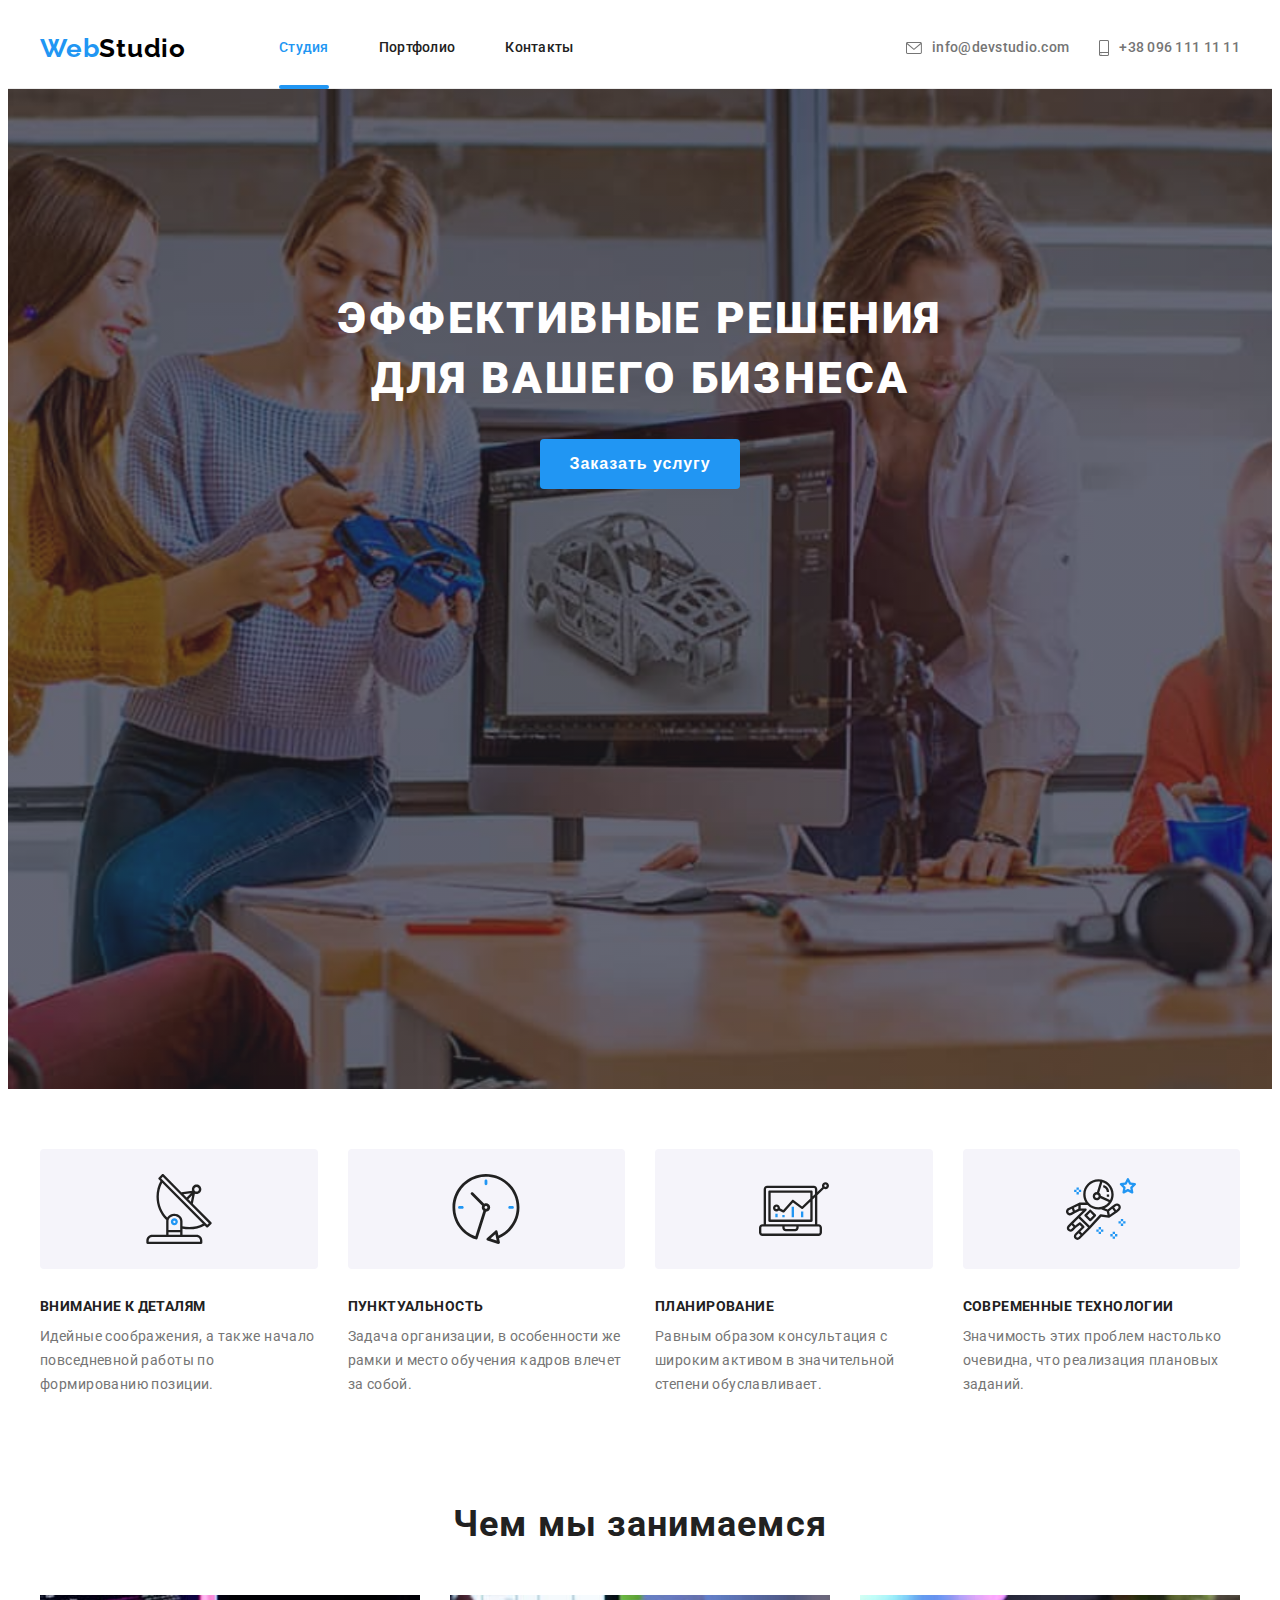
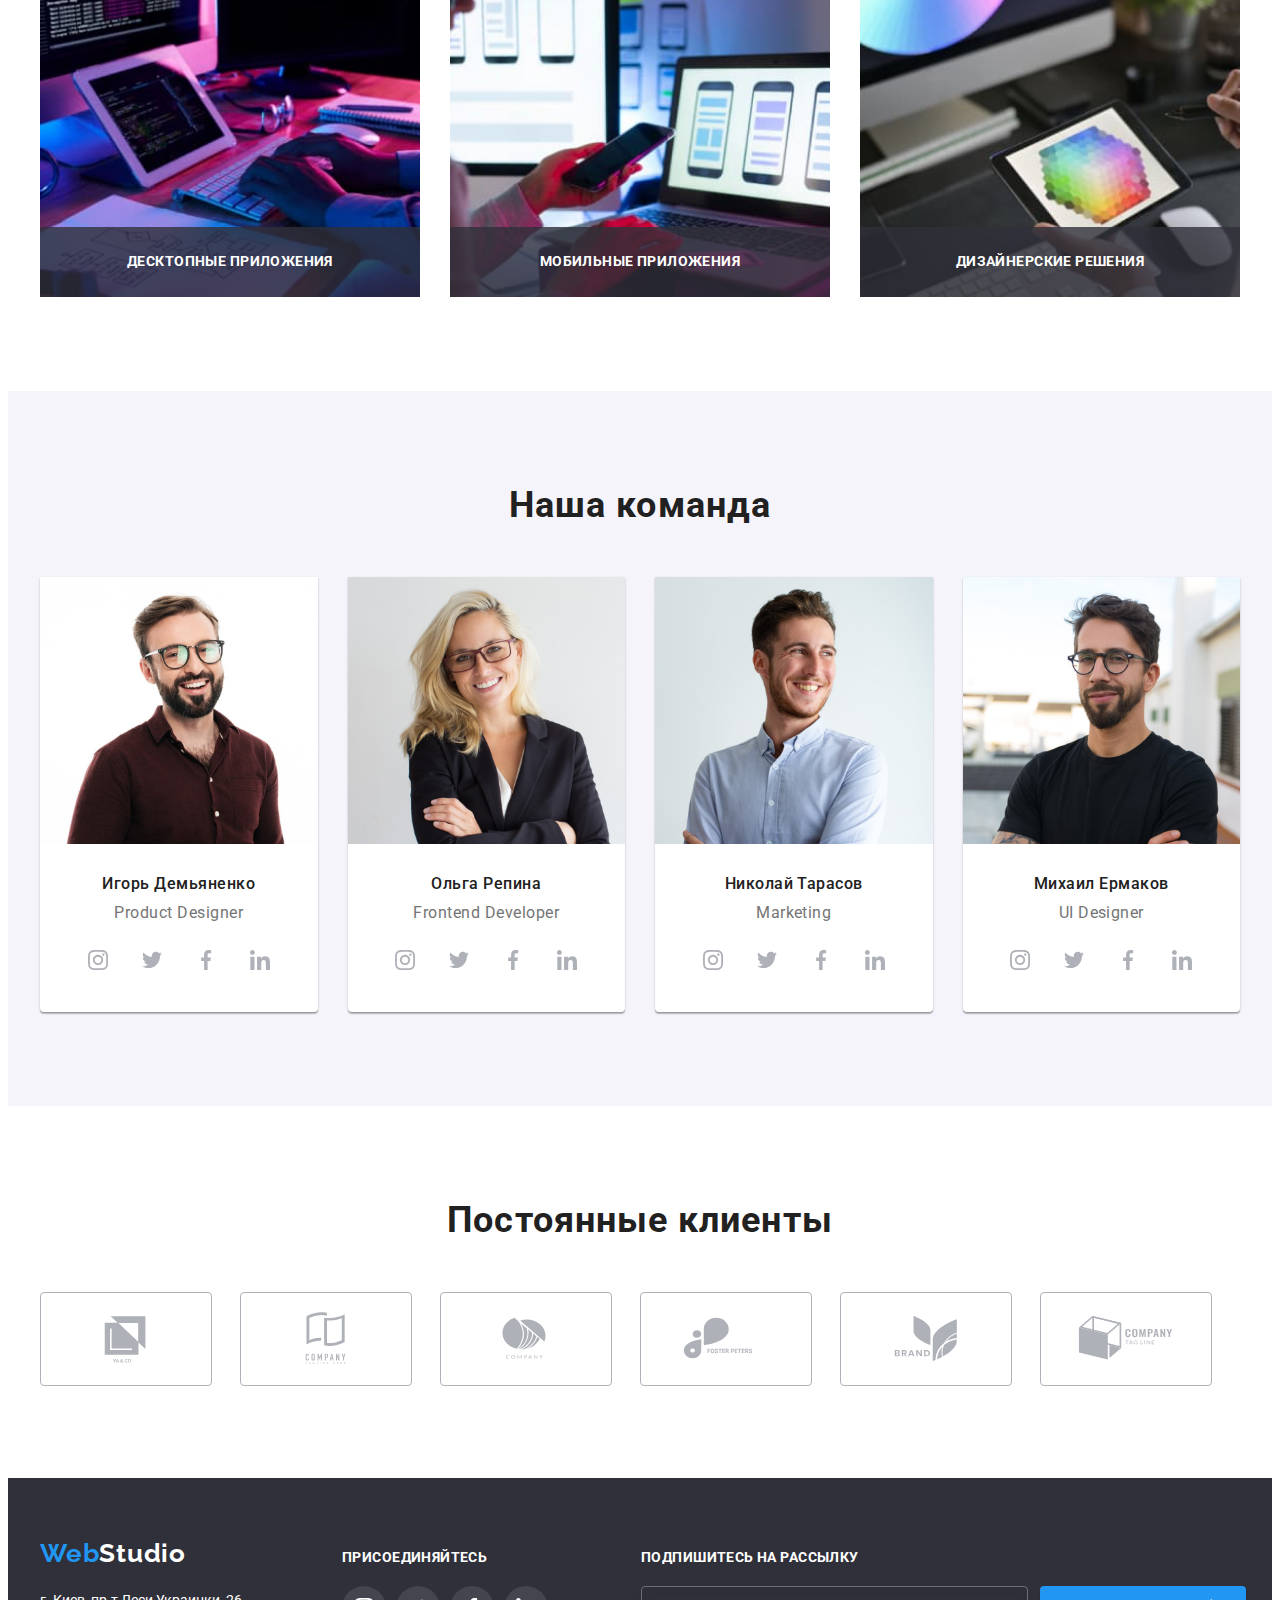
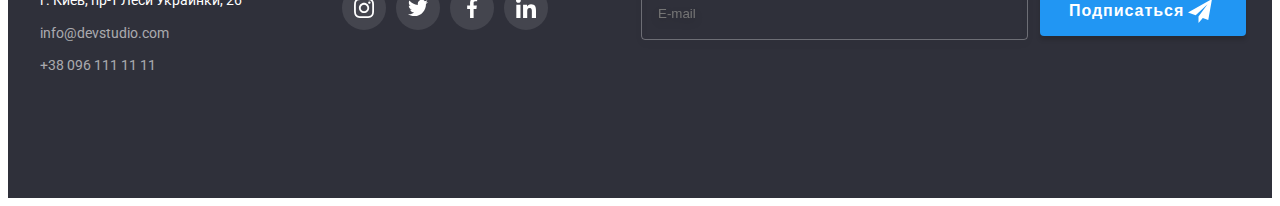
<file: index.html>
<!DOCTYPE html>
<html lang="ru">
  <head>
    <meta charset="UTF-8" />
    <meta http-equiv="X-UA-Compatible" content="IE=edge" />
    <meta name="viewport" content="width=device-width, initial-scale=1.0" />
    <link rel="preconnect" href="https://fonts.googleapis.com" />
    <link rel="preconnect" href="https://fonts.gstatic.com" crossorigin />
    <link
      href="https://fonts.googleapis.com/css2?family=Raleway:wght@700&family=Roboto:wght@400;500;700;900&display=swap"
      rel="stylesheet"
    />
    <title>WebStudio</title>
    <link
      rel="stylesheet"
      href="https://cdnjs.cloudflare.com/ajax/libs/modern-normalize/1.1.0/modern-normalize.min.css"
      integrity="sha512-wpPYUAdjBVSE4KJnH1VR1HeZfpl1ub8YT/NKx4PuQ5NmX2tKuGu6U/JRp5y+Y8XG2tV+wKQpNHVUX03MfMFn9Q=="
      crossorigin="anonymous"
      referrerpolicy="no-referrer"
    />
    <link rel="stylesheet" href="./css/main.min.css" />
  </head>

  <body>
    <header class="header">
      <div class="container header__container">
        <a class="logo header__logo link" href="./">Web<span class="logo__dark">Studio</span></a>
        <nav class="nav">
          <ul class="nav__list list">
            <li class="nav__item"><a class="nav__link nav__link--current link" href="./">Студия</a></li>
            <li class="nav__item"><a class="nav__link link" href="./portfolio.html">Портфолио</a></li>
            <li class="nav__item"><a class="nav__link link" href="">Контакты</a></li>
          </ul>
        </nav>

        <ul class="header__contact list">
          <li class="header__contact-item">
            <a class="header__contact-link link" href="mailto:info@devstudio.com">
              <svg class="header__contact-icon" width="16" height="14">
                <use href="./images/icons.svg#icon-envelope"></use>
              </svg>
              info@devstudio.com
            </a>
          </li>
          <li class="header__contact-item">
            <a class="header__contact-link link" href="tel:+380961111111">
              <svg class="header__contact-icon" width="10" height="16">
                <use href="./images/icons.svg#icon-smartphone"></use>
              </svg>
              +38 096 111 11 11
            </a>
          </li>
        </ul>

        <button class="mob__open-btn" type="button">
          <svg class="mob__icon" width="40" height="40">
            <use href="./images/icons.svg#icon-m-menu-open"></use>
          </svg>
        </button>
      </div>

      <div class="mob-menu is-hidden">
        <button class="mob__close-btn" type="button">
          <svg class="mob__close-icon" width="40" height="40">
            <use href="./images/icons.svg#icon-m-menu-close"></use>
          </svg>
        </button>

        <ul class="mob-menu__list list">
          <li class="mob-menu__item"><a class="mob-menu__link mob__link--current link" href="./">Студия</a></li>
          <li class="mob-menu__item"><a class="mob-menu__link link" href="./portfolio.html">Портфолио</a></li>
          <li class="mob-menu__item"><a class="mob-menu__link link" href="">Контакты</a></li>
        </ul>

        <div class="mob-memu__wrap">
          <ul class="mob-menu__contact-list list">
            <li class="mob-menu__contact-item">
              <a class="mob-menu__contact-phone link" href="tel:+380961111111"> +38 096 111 11 11 </a>
            </li>
            <li class="mob-menu__contact-item">
              <a class="mob-menu__contact-mail link" href="mailto:info@devstudio.com"> info@devstudio.com </a>
            </li>
          </ul>

          <ul class="mob-menu__soc-list list">
            <li class="mob-menu__soc-item">
              <a class="mob-menu__soc-link link" href="" target="_blank" rel="noopener noreferrer nofollow"
                >Instagram</a
              >
            </li>
            <li class="mob-menu__soc-item">
              <a class="mob-menu__soc-link link" href="" target="_blank" rel="noopener noreferrer nofollow">Twitter</a>
            </li>
            <li class="mob-menu__soc-item">
              <a class="mob-menu__soc-link link" href="" target="_blank" rel="noopener noreferrer nofollow">Facebook</a>
            </li>
            <li class="mob-menu__soc-item">
              <a class="mob-menu__soc-link link" href="" target="_blank" rel="noopener noreferrer nofollow">LinkedIn</a>
            </li>
          </ul>
        </div>
      </div>
    </header>

    <main>
      <section class="hero">
        <div class="container">
          <h1 class="hero__title">Эффективные решения для вашего бизнеса</h1>
          <button class="hero__button" type="button" data-modal-open>Заказать услугу</button>
        </div>
      </section>

      <section class="benefits">
        <div class="container">
          <h2 class="visually-hidden">Преимущества</h2>
          <ul class="behefits__list list">
            <li class="benefits__item net">
              <div class="benefits__wrapper">
                <svg width="70" height="70">
                  <use href="./images/icons.svg#icon-antenna"></use>
                </svg>
              </div>

              <h3 class="benefits__title">Внимание к деталям</h3>
              <p class="benefits__text">
                Идейные соображения, а также начало повседневной работы по формированию позиции.
              </p>
            </li>
            <li class="benefits__item net">
              <div class="benefits__wrapper">
                <svg width="70" height="70">
                  <use href="./images/icons.svg#icon-clock"></use>
                </svg>
              </div>

              <h3 class="benefits__title">Пунктуальность</h3>
              <p class="benefits__text">
                Задача организации, в особенности же рамки и место обучения кадров влечет за собой.
              </p>
            </li>
            <li class="benefits__item net">
              <div class="benefits__wrapper">
                <svg width="70" height="70">
                  <use href="./images/icons.svg#icon-diagram"></use>
                </svg>
              </div>

              <h3 class="benefits__title">Планирование</h3>
              <p class="benefits__text">
                Равным образом консультация с широким активом в значительной степени обуславливает.
              </p>
            </li>
            <li class="benefits__item net">
              <div class="benefits__wrapper">
                <svg width="70" height="70">
                  <use href="./images/icons.svg#icon-astronaut"></use>
                </svg>
              </div>

              <h3 class="benefits__title">Современные технологии</h3>
              <p class="benefits__text">Значимость этих проблем настолько очевидна, что реализация плановых заданий.</p>
            </li>
          </ul>
        </div>
      </section>

      <section class="work">
        <div class="container">
          <h2 class="section-title">Чем мы занимаемся</h2>
          <ul class="work__list list">
            <li class="work__item net">
              <img
                srcset="./images/studio/development.jpg 1x, ./images/studio/development-2x.jpg 2x"
                src="./images/studio/development.jpg"
                alt="Разработка"
                width="370"
                height="294"
              />
              <div class="work__wrapper">
                <h3 class="work__description">Десктопные приложения</h3>
              </div>
            </li>
            <li class="work__item net">
              <img
                srcset="./images/studio/mobile.jpg 1x, ./images/studio/mobile-2x.jpg 2x"
                src="./images/studio/mobile.jpg"
                alt="Дизайн пользовательского интерфейса"
                width="370"
                height="294"
              />
              <div class="work__wrapper">
                <h3 class="work__description">Мобильные приложения</h3>
              </div>
            </li>
            <li class="work__item net">
              <img
                srcset="./images/studio/design.jpg 1x, ./images/studio/desing-2x.jpg 2x"
                src="./images/studio/design.jpg"
                alt="Дизайн"
                width="370"
                height="294"
              />
              <div class="work__wrapper">
                <h3 class="work__description">Дизайнерские решения</h3>
              </div>
            </li>
          </ul>
        </div>
      </section>

      <section class="team">
        <div class="container">
          <h2 class="section-title">Наша команда</h2>
          <ul class="team__list list">
            <li class="team__item net">
              <picture>
                <source
                  srcset="./images/studio/product-designer.jpg 1x, ./images/studio/product-designer-2x.jpg 2x"
                  media="(min-width: 1200px)"
                />
                <source
                  srcset="./images/studio/product-designer-tab.jpg 1x, ./images/studio/product-designer-tab-2x.jpg 2x"
                  media="(min-width: 768px)"
                />
                <source
                  srcset="./images/studio/product-designer-mob.jpg 1x, ./images/studio/product-designer-mob-2x.jpg 2x"
                  media="(min-width: 320px)"
                />
                <img class="img" src="./images/studio/product-designer.jpg" alt="Дизайнер подукта" />
              </picture>
              <div class="team__info">
                <h3 class="team__name">Игорь Демьяненко</h3>
                <p class="team__text" lang="en">Product Designer</p>
                <ul class="team__soc-list list">
                  <li class="team__soc-item">
                    <a class="team__soc-link link" href="" rel="noopener noreferrer nofollow">
                      <svg class="team__soc-icon" width="20" height="20">
                        <use href="./images/icons.svg#icon-instagram"></use>
                      </svg>
                    </a>
                  </li>
                  <li class="team__soc-item">
                    <a class="team__soc-link link" href="" rel="noopener noreferrer nofollow">
                      <svg class="team__soc-icon" width="20" height="20">
                        <use href="./images/icons.svg#icon-twitter"></use>
                      </svg>
                    </a>
                  </li>
                  <li class="team__soc-item">
                    <a class="team__soc-link link" href="" rel="noopener noreferrer nofollow">
                      <svg class="team__soc-icon" width="20" height="20">
                        <use href="./images/icons.svg#icon-facebook"></use>
                      </svg>
                    </a>
                  </li>
                  <li class="team__soc-item">
                    <a class="team__soc-link link" href="" rel="noopener noreferrer nofollow">
                      <svg class="team__soc-icon" width="20" height="20">
                        <use href="./images/icons.svg#icon-linkedin"></use>
                      </svg>
                    </a>
                  </li>
                </ul>
              </div>
            </li>
            <li class="team__item net">
              <picture>
                <source
                  srcset="./images/studio/frontend-developer.jpg 1x, ./images/studio/frontend-developer-2x.jpg 2x"
                  media="(min-width: 1200px)"
                />
                <source
                  srcset="
                    ./images/studio/frontend-developer-tab.jpg    1x,
                    ./images/studio/frontend-developer-tab-2x.jpg 2x
                  "
                  media="(min-width: 768px)"
                />
                <source
                  srcset="
                    ./images/studio/frontend-developer-mob.jpg    1x,
                    ./images/studio/frontend-developer-mob-2x.jpg 2x
                  "
                  media="(min-width: 320px)"
                />
                <img class="img" src="./images/studio/frontend-developer.jpg" alt="Фронтенд разработчица" />
              </picture>
              <div class="team__info">
                <h3 class="team__name">Ольга Репина</h3>
                <p class="team__text" lang="en">Frontend Developer</p>
                <ul class="team__soc-list list">
                  <li class="team__soc-item">
                    <a class="team__soc-link link" href="" rel="noopener noreferrer nofollow">
                      <svg class="team__soc-icon" width="20" height="20">
                        <use href="./images/icons.svg#icon-instagram"></use>
                      </svg>
                    </a>
                  </li>
                  <li class="team__soc-item">
                    <a class="team__soc-link link" href="" rel="noopener noreferrer nofollow">
                      <svg class="team__soc-icon" width="20" height="20">
                        <use href="./images/icons.svg#icon-twitter"></use>
                      </svg>
                    </a>
                  </li>
                  <li class="team__soc-item">
                    <a class="team__soc-link link" href="" rel="noopener noreferrer nofollow">
                      <svg class="team__soc-icon" width="20" height="20">
                        <use href="./images/icons.svg#icon-facebook"></use>
                      </svg>
                    </a>
                  </li>
                  <li class="team__soc-item">
                    <a class="team__soc-link link" href="" rel="noopener noreferrer nofollow">
                      <svg class="team__soc-icon" width="20" height="20">
                        <use href="./images/icons.svg#icon-linkedin"></use>
                      </svg>
                    </a>
                  </li>
                </ul>
              </div>
            </li>
            <li class="team__item net">
              <picture>
                <source
                  srcset="./images/studio/marketer.jpg 1x, ./images/studio/marketer-2x.jpg 2x"
                  media="(min-width: 1200px)"
                />
                <source
                  srcset="./images/studio/marketer-tab.jpg 1x, ./images/studio/marketer-tab-2x.jpg 2x"
                  media="(min-width: 768px)"
                />
                <source
                  srcset="./images/studio/marketer-mob.jpg 1x, ./images/studio/marketer-mob-2x.jpg 2x"
                  media="(min-width: 320px)"
                />
                <img class="img" src="./images/studio/marketer.jpg" alt="Маркетолог" />
              </picture>
              <div class="team__info">
                <h3 class="team__name">Николай Тарасов</h3>
                <p class="team__text" lang="en">Marketing</p>
                <ul class="team__soc-list list">
                  <li class="team__soc-item">
                    <a class="team__soc-link link" href="" rel="noopener noreferrer nofollow">
                      <svg class="team__soc-icon" width="20" height="20">
                        <use href="./images/icons.svg#icon-instagram"></use>
                      </svg>
                    </a>
                  </li>
                  <li class="team__soc-item">
                    <a class="team__soc-link link" href="" rel="noopener noreferrer nofollow">
                      <svg class="team__soc-icon" width="20" height="20">
                        <use href="./images/icons.svg#icon-twitter"></use>
                      </svg>
                    </a>
                  </li>
                  <li class="team__soc-item">
                    <a class="team__soc-link link" href="" rel="noopener noreferrer nofollow">
                      <svg class="team__soc-icon" width="20" height="20">
                        <use href="./images/icons.svg#icon-facebook"></use>
                      </svg>
                    </a>
                  </li>
                  <li class="team__soc-item">
                    <a class="team__soc-link link" href="" rel="noopener noreferrer nofollow">
                      <svg class="team__soc-icon" width="20" height="20">
                        <use href="./images/icons.svg#icon-linkedin"></use>
                      </svg>
                    </a>
                  </li>
                </ul>
              </div>
            </li>
            <li class="team__item net">
              <picture>
                <source
                  srcset="./images/studio/ui-designer.jpg 1x, ./images/studio/ui-designer-2x.jpg 2x"
                  media="(min-width: 1200px)"
                />
                <source
                  srcset="./images/studio/ui-designer-tab.jpg 1x, ./images/studio/ui-designer-tab-2x.jpg 2x"
                  media="(min-width: 768px)"
                />
                <source
                  srcset="./images/studio/ui-designer-mob.jpg 1x, ./images/studio/ui-designer-mob-2x.jpg 2x"
                  media="(min-width: 320px)"
                />
                <img class="img" src="./images/studio/ui-designer.jpg" alt="Дизайнер пользовательского интерфейса" />
              </picture>
              <div class="team__info">
                <h3 class="team__name">Михаил Ермаков</h3>
                <p class="team__text" lang="en">UI Designer</p>
                <ul class="team__soc-list list">
                  <li class="team__soc-item">
                    <a class="team__soc-link link" href="" rel="noopener noreferrer nofollow">
                      <svg class="team__soc-icon" width="20" height="20">
                        <use href="./images/icons.svg#icon-instagram"></use>
                      </svg>
                    </a>
                  </li>
                  <li class="team__soc-item">
                    <a class="team__soc-link link" href="" rel="noopener noreferrer nofollow">
                      <svg class="team__soc-icon" width="20" height="20">
                        <use href="./images/icons.svg#icon-twitter"></use>
                      </svg>
                    </a>
                  </li>
                  <li class="team__soc-item">
                    <a class="team__soc-link link" href="" rel="noopener noreferrer nofollow">
                      <svg class="team__soc-icon" width="20" height="20">
                        <use href="./images/icons.svg#icon-facebook"></use>
                      </svg>
                    </a>
                  </li>
                  <li class="team__soc-item">
                    <a class="team__soc-link link" href="" rel="noopener noreferrer nofollow">
                      <svg class="team__soc-icon" width="20" height="20">
                        <use href="./images/icons.svg#icon-linkedin"></use>
                      </svg>
                    </a>
                  </li>
                </ul>
              </div>
            </li>
          </ul>
        </div>
      </section>

      <section class="clients">
        <div class="container">
          <h2 class="section-title">Постоянные клиенты</h2>

          <ul class="clients__list list">
            <li class="client__item net">
              <a class="client__link" href="" rel="noopener noreferrer nofollow">
                <svg class="client__icon" width="106" height="60">
                  <use href="./images/icons.svg#icon-logo-1"></use>
                </svg>
              </a>
            </li>
            <li class="client__item net">
              <a class="client__link" href="" rel="noopener noreferrer nofollow">
                <svg class="client__icon" width="106" height="60">
                  <use href="./images/icons.svg#icon-logo-2"></use>
                </svg>
              </a>
            </li>
            <li class="client__item net">
              <a class="client__link" href="" rel="noopener noreferrer nofollow">
                <svg class="client__icon" width="106" height="60">
                  <use href="./images/icons.svg#icon-logo-3"></use>
                </svg>
              </a>
            </li>
            <li class="client__item net">
              <a class="client__link" href="" rel="noopener noreferrer nofollow">
                <svg class="client__icon" width="106" height="60">
                  <use href="./images/icons.svg#icon-logo-4"></use>
                </svg>
              </a>
            </li>
            <li class="client__item net">
              <a class="client__link" href="" rel="noopener noreferrer nofollow">
                <svg class="client__icon" width="106" height="60">
                  <use href="./images/icons.svg#icon-logo-5"></use>
                </svg>
              </a>
            </li>
            <li class="client__item net">
              <a class="client__link" href="" rel="noopener noreferrer nofollow">
                <svg class="client__icon" width="106" height="60">
                  <use href="./images/icons.svg#icon-logo-6"></use>
                </svg>
              </a>
            </li>
          </ul>
        </div>
      </section>
    </main>

    <footer class="footer">
      <div class="footer__container container">
        <div class="footer__tablet-wrap">
          <div class="footer__nav">
            <a class="logo link" href="./">Web<span class="logo__white">Studio</span></a>
            <address class="address">г. Киев, пр-т Леси Украинки, 26</address>
            <ul class="footer__list list">
              <li class="footer__item">
                <a class="footer__contact link" href="mailto:info@devstudio.com">info@devstudio.com</a>
              </li>
              <li class="footer__item">
                <a class="footer__contact link" href="tel:+380961111111">+38 096 111 11 11</a>
              </li>
            </ul>
          </div>

          <div class="footer__soc">
            <h2 class="footer__soc-title">присоединяйтесь</h2>
            <ul class="footer__soc-list list">
              <li class="footer__soc-item">
                <a class="footer__soc-link link" href="" rel="noopener noreferrer nofollow">
                  <svg class="footer__soc-icon" width="20" height="20">
                    <use href="./images/icons.svg#icon-instagram"></use>
                  </svg>
                </a>
              </li>
              <li class="footer__soc-item">
                <a class="footer__soc-link link" href="" rel="noopener noreferrer nofollow">
                  <svg class="footer__soc-icon" width="20" height="20">
                    <use href="./images/icons.svg#icon-twitter"></use>
                  </svg>
                </a>
              </li>
              <li class="footer__soc-item">
                <a class="footer__soc-link link" href="" rel="noopener noreferrer nofollow">
                  <svg class="footer__soc-icon" width="20" height="20">
                    <use href="./images/icons.svg#icon-facebook"></use>
                  </svg>
                </a>
              </li>
              <li class="footer__soc-item">
                <a class="footer__soc-link link" href="" rel="noopener noreferrer nofollow">
                  <svg class="footer__soc-icon" width="20" height="20">
                    <use href="./images/icons.svg#icon-linkedin"></use>
                  </svg>
                </a>
              </li>
            </ul>
          </div>
        </div>

        <form class="footer__email">
          <h2 class="footer__email-title">Подпишитесь на рассылку</h2>
          <div class="footer__email-wrap">
            <input
              class="footer__email-input"
              type="email"
              name="subscribe-email"
              id="subscribe-email"
              placeholder="E-mail"
            />
            <div class="footer__button-box">
              <button class="footer__email-button" type="submit">
                Подписаться
                <svg class="footer__email-icon" width="24" height="24">
                  <use href="./images/icons.svg#icon-send"></use>
                </svg>
              </button>
            </div>
          </div>
        </form>
      </div>
    </footer>

    <div class="backdrop is-hidden" data-modal>
      <div class="modal">
        <button class="modal__btn-close" type="button" data-modal-close>
          <svg width="18" height="18">
            <use href="./images/icons.svg#icon-close-black"></use>
          </svg>
        </button>

        <p class="modal__title">Оставьте свои данные, мы вам перезвоним</p>
        <form>
          <div class="modal__field">
            <label class="modal__label" for="name">Имя</label>
            <div class="input__wrap">
              <input class="modal__input" type="text" name="name" id="name" required />
              <svg class="input__icon" width="18" height="18">
                <use href="./images/icons.svg#icon-person"></use>
              </svg>
            </div>
          </div>

          <div class="modal__field">
            <label class="modal__label" for="tel">Телефон</label>
            <div class="input__wrap">
              <input class="modal__input" type="tel" name="tel" id="tel" required />
              <svg class="input__icon" width="18" height="18">
                <use href="./images/icons.svg#icon-phone"></use>
              </svg>
            </div>
          </div>

          <div class="modal__field">
            <label class="modal__label" for="email">Почта</label>
            <div class="input__wrap">
              <input class="modal__input" type="email" name="email" id="email" required />
              <svg class="input__icon" width="18" height="18">
                <use href="./images/icons.svg#icon-email"></use>
              </svg>
            </div>
          </div>

          <div class="modal__label-field">
            <label class="modal__label" for="comment">Комментарий</label>
            <textarea class="modal__area" name="comment" id="comment" placeholder="Введите текст"></textarea>
          </div>

          <div class="modal__check-wrap">
            <input class="modal__check visually-hidden" type="checkbox" name="privacy" id="privacy" />
            <label class="modal__check-text" for="privacy">
              <span class="modal__checkbox">
                <svg class="modal__check-icon" width="11" height="8">
                  <use href="./images/icons.svg#icon-check"></use>
                </svg> </span
              >Соглашаюсь с рассылкой и принимаю&nbsp;<a class="modal__check-link" href="">Условия договора</a>
            </label>
          </div>

          <button class="modal__btn" type="submit">Отправить</button>
        </form>
      </div>
    </div>

    <script src="./js/modal.js"></script>
    <script src="./js/mobile-menu.js"></script>
  </body>
</html>
</file>
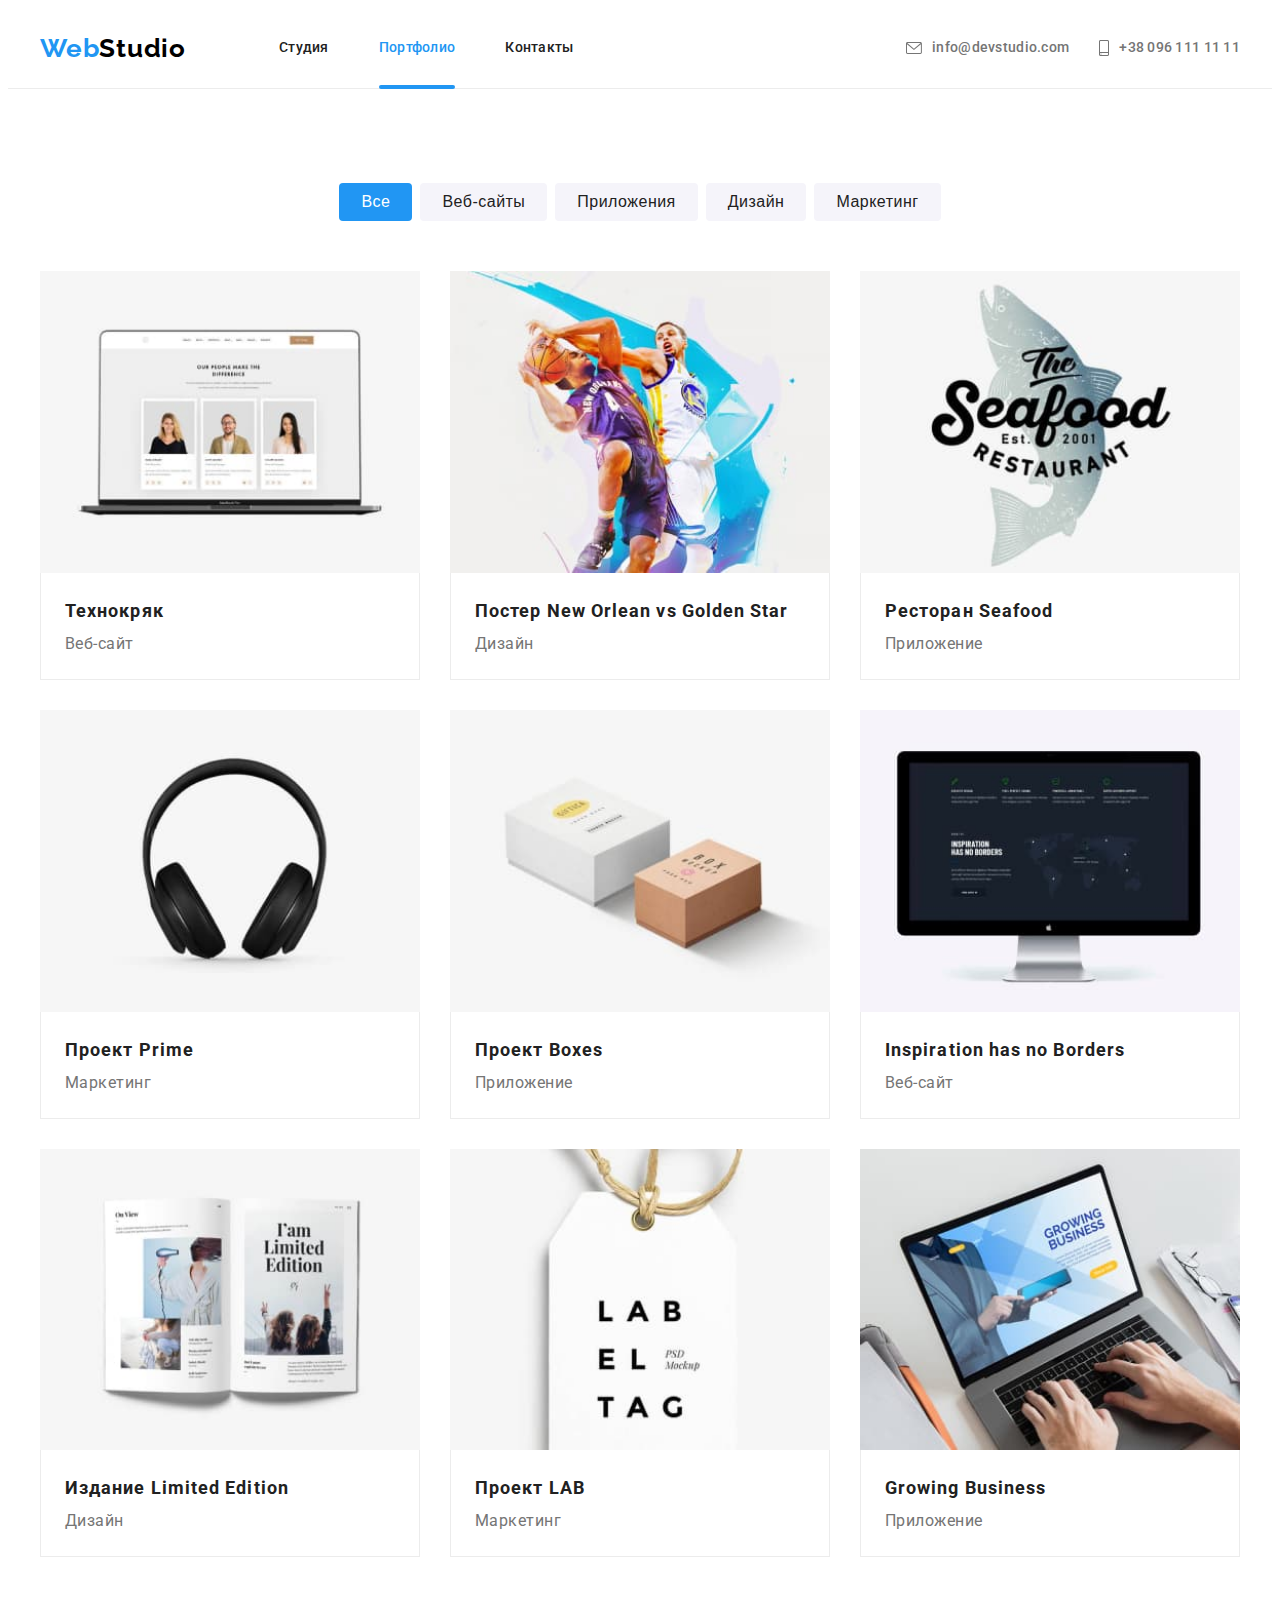
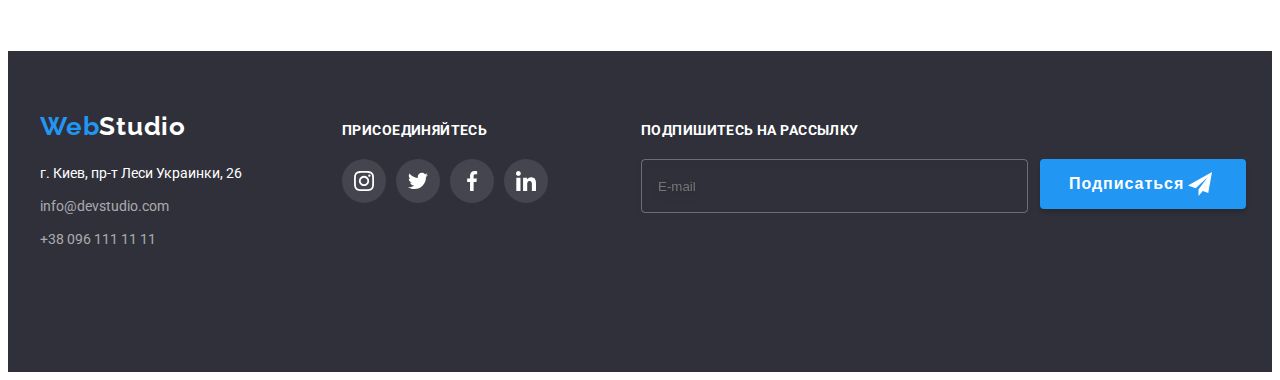
<file: portfolio.html>
<!DOCTYPE html>
<html lang="ru">
  <head>
    <meta charset="UTF-8" />
    <meta http-equiv="X-UA-Compatible" content="IE=edge" />
    <meta name="viewport" content="width=device-width, initial-scale=1.0" />
    <link rel="preconnect" href="https://fonts.googleapis.com" />
    <link rel="preconnect" href="https://fonts.gstatic.com" crossorigin />
    <link
      href="https://fonts.googleapis.com/css2?family=Raleway:wght@700&family=Roboto:wght@400;500;700;900&display=swap"
      rel="stylesheet"
    />
    <title>Portfolio</title>
    <link
      rel="stylesheet"
      href="https://cdnjs.cloudflare.com/ajax/libs/modern-normalize/1.1.0/modern-normalize.min.css"
      integrity="sha512-wpPYUAdjBVSE4KJnH1VR1HeZfpl1ub8YT/NKx4PuQ5NmX2tKuGu6U/JRp5y+Y8XG2tV+wKQpNHVUX03MfMFn9Q=="
      crossorigin="anonymous"
      referrerpolicy="no-referrer"
    />
    <link rel="stylesheet" href="./css/main.min.css" />
  </head>

  <body>
    <header class="header">
      <div class="container header__container">
        <a class="logo header__logo link" href="./">Web<span class="logo__dark">Studio</span></a>
        <nav class="nav">
          <ul class="nav__list list">
            <li class="nav__item"><a class="nav__link link" href="./">Студия</a></li>
            <li class="nav__item">
              <a class="nav__link nav__link--current link" href="./portfolio.html">Портфолио</a>
            </li>
            <li class="nav__item"><a class="nav__link link" href="">Контакты</a></li>
          </ul>
        </nav>

        <ul class="header__contact list">
          <li class="header__contact-item">
            <a class="header__contact-link link" href="mailto:info@devstudio.com">
              <svg class="header__contact-icon" width="16" height="14">
                <use href="./images/icons.svg#icon-envelope"></use>
              </svg>
              info@devstudio.com
            </a>
          </li>
          <li class="header__contact-item">
            <a class="header__contact-link link" href="tel:+380961111111">
              <svg class="header__contact-icon" width="10" height="16">
                <use href="./images/icons.svg#icon-smartphone"></use>
              </svg>
              +38 096 111 11 11
            </a>
          </li>
        </ul>

        <button class="mob__open-btn" type="button">
          <svg class="mob__icon" width="40" height="40">
            <use href="./images/icons.svg#icon-m-menu-open"></use>
          </svg>
        </button>
      </div>

      <div class="mob-menu is-hidden">
        <button class="mob__close-btn" type="button">
          <svg class="mob__close-icon" width="40" height="40">
            <use href="./images/icons.svg#icon-m-menu-close"></use>
          </svg>
        </button>

        <ul class="mob-menu__list list">
          <li class="mob-menu__item"><a class="mob-menu__link link" href="./">Студия</a></li>
          <li class="mob-menu__item">
            <a class="mob-menu__link mob__link--current link" href="./portfolio.html">Портфолио</a>
          </li>
          <li class="mob-menu__item"><a class="mob-menu__link link" href="">Контакты</a></li>
        </ul>

        <div class="mob-memu__wrap">
          <ul class="mob-menu__contact-list list">
            <li class="mob-menu__contact-item">
              <a class="mob-menu__contact-phone link" href="tel:+380961111111"> +38 096 111 11 11 </a>
            </li>
            <li class="mob-menu__contact-item">
              <a class="mob-menu__contact-mail link" href="mailto:info@devstudio.com"> info@devstudio.com </a>
            </li>
          </ul>

          <ul class="mob-menu__soc-list list">
            <li class="mob-menu__soc-item">
              <a class="mob-menu__soc-link link" href="" target="_blank" rel="noopener noreferrer nofollow"
                >Instagram</a
              >
            </li>
            <li class="mob-menu__soc-item">
              <a class="mob-menu__soc-link link" href="" target="_blank" rel="noopener noreferrer nofollow">Twitter</a>
            </li>
            <li class="mob-menu__soc-item">
              <a class="mob-menu__soc-link link" href="" target="_blank" rel="noopener noreferrer nofollow">Facebook</a>
            </li>
            <li class="mob-menu__soc-item">
              <a class="mob-menu__soc-link link" href="" target="_blank" rel="noopener noreferrer nofollow">LinkedIn</a>
            </li>
          </ul>
        </div>
      </div>
    </header>

    <main>
      <section class="portfolio">
        <div class="container">
          <h1 class="visually-hidden">Портфолио</h1>
          <ul class="portfolio__buttons list">
            <li class="portfolio__button-item">
              <button class="portfolio__button portfolio__current" type="button">Все</button>
            </li>
            <li class="portfolio__button-item"><button class="portfolio__button" type="button">Веб-сайты</button></li>
            <li class="portfolio__button-item"><button class="portfolio__button" type="button">Приложения</button></li>
            <li class="portfolio__button-item"><button class="portfolio__button" type="button">Дизайн</button></li>
            <li class="portfolio__button-item"><button class="portfolio__button" type="button">Маркетинг</button></li>
          </ul>

          <ul class="portfolio__list list">
            <li class="portfolio__item net">
              <a class="portfolio__link link" href="">
                <div class="portfolio__project-box">
                  <picture>
                    <source
                      srcset="./images/portfolio/technocrack.jpg 1x, ./images/portfolio/technocrack-2x.jpg 2x"
                      media="(min-width: 1200px)"
                    />
                    <source
                      srcset="./images/portfolio/technocrack-tab.jpg 1x, ./images/portfolio/technocrack-tab-2x.jpg 2x"
                      media="(min-width: 768px)"
                    />
                    <source
                      srcset="./images/portfolio/technocrack-mob.jpg 1x, ./images/portfolio/technocrack-mob-2x.jpg 2x"
                      media="(min-width: 320px)"
                    />
                    <img src="./images/portfolio/technocrack.jpg" alt="Сайт технокряк" />
                  </picture>

                  <p class="portfolio__project-description">
                    Ресурс предлагает комплексные предложения с разным уровнем функционала и сервисов. Все это позволит
                    посетителю получить исчерпывающие сведения о компании или частном лице.
                  </p>
                </div>
                <div class="portfolio__info">
                  <h2 class="portfolio__title">Технокряк</h2>
                  <p class="portfolio__text">Веб-сайт</p>
                </div>
              </a>
            </li>
            <li class="portfolio__item net">
              <a class="portfolio__link link" href="">
                <div class="portfolio__project-box">
                  <picture>
                    <source
                      srcset="./images/portfolio/poster.jpg 1x, ./images/portfolio/poster-2x.jpg 2x"
                      media="(min-width: 1200px)"
                    />
                    <source
                      srcset="./images/portfolio/poster-tab.jpg 1x, ./images/portfolio/poster-tab-2x.jpg 2x"
                      media="(min-width: 768px)"
                    />
                    <source
                      srcset="./images/portfolio/poster-mob.jpg 1x, ./images/portfolio/poster-mob-2x.jpg 2x"
                      media="(min-width: 320px)"
                    />
                    <img src="./images/portfolio/poster.jpg" alt="Постер баскетбольного матча" />
                  </picture>

                  <p class="portfolio__project-description">
                    Ресурс предлагает комплексные предложения с разным уровнем функционала и сервисов. Все это позволит
                    посетителю получить исчерпывающие сведения о компании или частном лице.
                  </p>
                </div>
                <div class="portfolio__info">
                  <h2 class="portfolio__title">Постер New Orlean vs Golden Star</h2>
                  <p class="portfolio__text">Дизайн</p>
                </div>
              </a>
            </li>
            <li class="portfolio__item net">
              <a class="portfolio__link link" href="">
                <div class="portfolio__project-box">
                  <picture>
                    <source
                      srcset="./images/portfolio/restaurant.jpg 1x, ./images/portfolio/restaurant-2x.jpg 2x"
                      media="(min-width: 1200px)"
                    />
                    <source
                      srcset="./images/portfolio/restaurant-tab.jpg 1x, ./images/portfolio/restaurant-tab-2x.jpg 2x"
                      media="(min-width: 768px)"
                    />
                    <source
                      srcset="./images/portfolio/restaurant-mob.jpg 1x, ./images/portfolio/restaurant-mob-2x.jpg 2x"
                      media="(min-width: 320px)"
                    />
                    <img src="./images/portfolio/restaurant.jpg" alt="Лого ресторана" />
                  </picture>

                  <p class="portfolio__project-description">
                    Ресурс предлагает комплексные предложения с разным уровнем функционала и сервисов. Все это позволит
                    посетителю получить исчерпывающие сведения о компании или частном лице.
                  </p>
                </div>
                <div class="portfolio__info">
                  <h2 class="portfolio__title">Ресторан Seafood</h2>
                  <p class="portfolio__text">Приложение</p>
                </div>
              </a>
            </li>
            <li class="portfolio__item net">
              <a class="portfolio__link link" href="">
                <div class="portfolio__project-box">
                  <picture>
                    <source
                      srcset="./images/portfolio/project-prime.jpg 1x, ./images/portfolio/project-prime-2x.jpg 2x"
                      media="(min-width: 1200px)"
                    />
                    <source
                      srcset="
                        ./images/portfolio/project-prime-tab.jpg    1x,
                        ./images/portfolio/project-prime-tab-2x.jpg 2x
                      "
                      media="(min-width: 768px)"
                    />
                    <source
                      srcset="
                        ./images/portfolio/project-prime-mob.jpg    1x,
                        ./images/portfolio/project-prime-mob-2x.jpg 2x
                      "
                      media="(min-width: 320px)"
                    />
                    <img src="./images/portfolio/project-prime.jpg" alt="Наушники" />
                  </picture>

                  <p class="portfolio__project-description">
                    Ресурс предлагает комплексные предложения с разным уровнем функционала и сервисов. Все это позволит
                    посетителю получить исчерпывающие сведения о компании или частном лице.
                  </p>
                </div>
                <div class="portfolio__info">
                  <h2 class="portfolio__title">Проект Prime</h2>
                  <p class="portfolio__text">Маркетинг</p>
                </div>
              </a>
            </li>
            <li class="portfolio__item net">
              <a class="portfolio__link link" href="">
                <div class="portfolio__project-box">
                  <picture>
                    <source
                      srcset="./images/portfolio/project-boxes.jpg 1x, ./images/portfolio/project-boxes-2x.jpg 2x"
                      media="(min-width: 1200px)"
                    />
                    <source
                      srcset="
                        ./images/portfolio/project-boxes-tab.jpg    1x,
                        ./images/portfolio/project-boxes-tab-2x.jpg 2x
                      "
                      media="(min-width: 768px)"
                    />
                    <source
                      srcset="
                        ./images/portfolio/project-boxes-mob.jpg    1x,
                        ./images/portfolio/project-boxes-mob-2x.jpg 2x
                      "
                      media="(min-width: 320px)"
                    />
                    <img src="./images/portfolio/project-boxes.jpg" alt="Коробки" />
                  </picture>

                  <p class="portfolio__project-description">
                    Ресурс предлагает комплексные предложения с разным уровнем функционала и сервисов. Все это позволит
                    посетителю получить исчерпывающие сведения о компании или частном лице.
                  </p>
                </div>
                <div class="portfolio__info">
                  <h2 class="portfolio__title">Проект Boxes</h2>
                  <p class="portfolio__text">Приложение</p>
                </div>
              </a>
            </li>
            <li class="portfolio__item net">
              <a class="portfolio__link link" href="">
                <div class="portfolio__project-box">
                  <picture>
                    <source
                      srcset="./images/portfolio/inspiration.jpg 1x, ./images/portfolio/inspiration-2x.jpg 2x"
                      media="(min-width: 1200px)"
                    />
                    <source
                      srcset="./images/portfolio/inspiration-tab.jpg 1x, ./images/portfolio/inspiration-tab-2x.jpg 2x"
                      media="(min-width: 768px)"
                    />
                    <source
                      srcset="./images/portfolio/inspiration-mob.jpg 1x, ./images/portfolio/inspiration-mob-2x.jpg 2x"
                      media="(min-width: 320px)"
                    />
                    <img src="./images/portfolio/inspiration.jpg" alt="Сайт вдохновение" />
                  </picture>

                  <p class="portfolio__project-description">
                    Ресурс предлагает комплексные предложения с разным уровнем функционала и сервисов. Все это позволит
                    посетителю получить исчерпывающие сведения о компании или частном лице.
                  </p>
                </div>
                <div class="portfolio__info">
                  <h2 class="portfolio__title" lang="en">Inspiration has no Borders</h2>
                  <p class="portfolio__text">Веб-сайт</p>
                </div>
              </a>
            </li>
            <li class="portfolio__item net">
              <a class="portfolio__link link" href="">
                <div class="portfolio__project-box">
                  <picture>
                    <source
                      srcset="./images/portfolio/magazine.jpg 1x, ./images/portfolio/magazine-2x.jpg 2x"
                      media="(min-width: 1200px)"
                    />
                    <source
                      srcset="./images/portfolio/magazine-tab.jpg 1x, ./images/portfolio/magazine-tab-2x.jpg 2x"
                      media="(min-width: 768px)"
                    />
                    <source
                      srcset="./images/portfolio/magazine-mob.jpg 1x, ./images/portfolio/magazine-mob-2x.jpg 2x"
                      media="(min-width: 320px)"
                    />
                    <img src="./images/portfolio/magazine.jpg" alt="Статья в журнале" />
                  </picture>

                  <p class="portfolio__project-description">
                    Ресурс предлагает комплексные предложения с разным уровнем функционала и сервисов. Все это позволит
                    посетителю получить исчерпывающие сведения о компании или частном лице.
                  </p>
                </div>
                <div class="portfolio__info">
                  <h2 class="portfolio__title">Издание Limited Edition</h2>
                  <p class="portfolio__text">Дизайн</p>
                </div>
              </a>
            </li>
            <li class="portfolio__item net">
              <a class="portfolio__link link" href="">
                <div class="portfolio__project-box">
                  <picture>
                    <source
                      srcset="./images/portfolio/project-lab.jpg 1x, ./images/portfolio/project-lab-2x.jpg 2x"
                      media="(min-width: 1200px)"
                    />
                    <source
                      srcset="./images/portfolio/project-lab-tab.jpg 1x, ./images/portfolio/project-lab-tab-2x.jpg 2x"
                      media="(min-width: 768px)"
                    />
                    <source
                      srcset="./images/portfolio/project-lab-mob.jpg 1x, ./images/portfolio/project-lab-mob-2x.jpg 2x"
                      media="(min-width: 320px)"
                    />
                    <img src="./images/portfolio/project-lab.jpg" alt="Маркетинговый проект" />
                  </picture>

                  <p class="portfolio__project-description">
                    Ресурс предлагает комплексные предложения с разным уровнем функционала и сервисов. Все это позволит
                    посетителю получить исчерпывающие сведения о компании или частном лице.
                  </p>
                </div>
                <div class="portfolio__info">
                  <h2 class="portfolio__title">Проект LAB</h2>
                  <p class="portfolio__text">Маркетинг</p>
                </div>
              </a>
            </li>
            <li class="portfolio__item net">
              <a class="portfolio__link link" href="">
                <div class="portfolio__project-box">
                  <picture>
                    <source
                      srcset="./images/portfolio/application.jpg 1x, ./images/portfolio/application-2x.jpg 2x"
                      media="(min-width: 1200px)"
                    />
                    <source
                      srcset="./images/portfolio/application-tab.jpg 1x, ./images/portfolio/application-tab-2x.jpg 2x"
                      media="(min-width: 768px)"
                    />
                    <source
                      srcset="./images/portfolio/application-mob.jpg 1x, ./images/portfolio/application-mob-2x.jpg 2x"
                      media="(min-width: 320px)"
                    />
                    <img src="./images/portfolio/application.jpg" alt="Приложение растущий бизнес" />
                  </picture>

                  <p class="portfolio__project-description">
                    Ресурс предлагает комплексные предложения с разным уровнем функционала и сервисов. Все это позволит
                    посетителю получить исчерпывающие сведения о компании или частном лице.
                  </p>
                </div>
                <div class="portfolio__info">
                  <h2 class="portfolio__title" lang="en">Growing Business</h2>
                  <p class="portfolio__text">Приложение</p>
                </div>
              </a>
            </li>
          </ul>
        </div>
      </section>
    </main>

    <footer class="footer">
      <div class="footer__container container">
        <div class="footer__tablet-wrap">
          <div class="footer__nav">
            <a class="logo link" href="./">Web<span class="logo__white">Studio</span></a>
            <address class="address">г. Киев, пр-т Леси Украинки, 26</address>
            <ul class="footer__list list">
              <li class="footer__item">
                <a class="footer__contact link" href="mailto:info@devstudio.com">info@devstudio.com</a>
              </li>
              <li class="footer__item">
                <a class="footer__contact link" href="tel:+380961111111">+38 096 111 11 11</a>
              </li>
            </ul>
          </div>

          <div class="footer__soc">
            <h2 class="footer__soc-title">присоединяйтесь</h2>
            <ul class="footer__soc-list list">
              <li class="footer__soc-item">
                <a class="footer__soc-link link" href="" rel="noopener noreferrer nofollow">
                  <svg class="footer__soc-icon" width="20" height="20">
                    <use href="./images/icons.svg#icon-instagram"></use>
                  </svg>
                </a>
              </li>
              <li class="footer__soc-item">
                <a class="footer__soc-link link" href="" rel="noopener noreferrer nofollow">
                  <svg class="footer__soc-icon" width="20" height="20">
                    <use href="./images/icons.svg#icon-twitter"></use>
                  </svg>
                </a>
              </li>
              <li class="footer__soc-item">
                <a class="footer__soc-link link" href="" rel="noopener noreferrer nofollow">
                  <svg class="footer__soc-icon" width="20" height="20">
                    <use href="./images/icons.svg#icon-facebook"></use>
                  </svg>
                </a>
              </li>
              <li class="footer__soc-item">
                <a class="footer__soc-link link" href="" rel="noopener noreferrer nofollow">
                  <svg class="footer__soc-icon" width="20" height="20">
                    <use href="./images/icons.svg#icon-linkedin"></use>
                  </svg>
                </a>
              </li>
            </ul>
          </div>
        </div>

        <form class="footer__email">
          <h2 class="footer__email-title">Подпишитесь на рассылку</h2>
          <div class="footer__email-wrap">
            <input
              class="footer__email-input"
              type="email"
              name="subscribe-email"
              id="subscribe-email"
              placeholder="E-mail"
            />
            <div class="footer__button-box">
              <button class="footer__email-button" type="submit">
                Подписаться
                <svg class="footer__email-icon" width="24" height="24">
                  <use href="./images/icons.svg#icon-send"></use>
                </svg>
              </button>
            </div>
          </div>
        </form>
      </div>
    </footer>

    <script src="./js/mobile-menu.js"></script>
  </body>
</html>
</file>
<file: css/main.min.css>
:root{--main-color: #212121;--second-color: #757575;--accent-color: #2196f3;--white-color: #ffffff;--main-title-color: #ffffff;--transition-time: 250ms;--cubic-func: cubic-bezier(0.4, 0, 0.2, 1);--item: 3;--space: 30px}.visually-hidden{padding:0;position:absolute;width:1px;height:1px;margin:-1px;border:0;white-space:nowrap;-webkit-clip-path:inset(100%);clip-path:inset(100%);clip:rect(0 0 0 0);overflow:hidden}.portfolio,.clients,.team{padding-top:60px;padding-bottom:60px}@media screen and (min-width: 1200px){.portfolio,.clients,.team{padding-top:94px;padding-bottom:94px}}p,h1,h2,h3,h4,h5,h6{margin:0}ul{margin:0;padding-left:0;padding:0}img{display:block;width:100%;height:auto}.list{list-style:none}.link{text-decoration:none;display:block}body{font-family:"Roboto",sans-serif;color:var(--main-color);background-color:var(--white-color)}.section-title{margin-bottom:30px;font-weight:700;font-size:28px;line-height:1.17;letter-spacing:.03em;text-align:center;color:var(--main-color)}@media screen and (min-width: 1200px){.section-title{margin-bottom:50px}}@media screen and (min-width: 1200px){.section-title{font-weight:700;font-size:36px;line-height:1.16;letter-spacing:.03em}}.net{-ms-flex-preferred-size:calc(100%/var(--item) - var(--space));flex-basis:calc(100%/var(--item) - var(--space));margin:calc(var(--space)/2)}.no-scroll{overflow:hidden}.container{width:100%;margin:0 auto;padding-left:15px;padding-right:15px}@media screen and (min-width: 480px){.container{width:480px}}@media screen and (min-width: 768px){.container{width:768px}}@media screen and (min-width: 1200px){.container{width:1200px}}.logo{font-family:"Raleway";font-weight:700;font-size:24px;line-height:1.17;letter-spacing:.03em;color:var(--accent-color)}@media screen and (min-width: 768px){.logo{font-weight:700;font-size:26px;line-height:1.17;letter-spacing:.03em}}.logo__dark{color:#000}.logo__white{color:var(--white-color)}.nav{display:none}@media screen and (min-width: 768px){.nav{display:block;-webkit-box-align:center;-ms-flex-align:center;align-items:center}}.nav__list{display:-webkit-box;display:-ms-flexbox;display:flex;margin-left:auto}@media screen and (min-width: 768px){.nav__list{margin-left:88px}}@media screen and (min-width: 1200px){.nav__list{margin-left:93px}}.nav__item:not(:last-child){margin-right:50px}.nav__link{padding-top:32px;padding-bottom:32px;font-weight:500;font-size:14px;line-height:1.14;letter-spacing:.02em;color:var(--main-color);position:relative;-webkit-transition:color var(--transition-time) var(--cubic-func);transition:color var(--transition-time) var(--cubic-func)}.nav__link:hover,.nav__link:focus{color:var(--accent-color)}.nav__link--current{color:var(--accent-color)}.nav__link--current::after{content:"";position:absolute;display:block;bottom:-1px;width:100%;height:4px;background-color:var(--accent-color);border-radius:2px}.hero__button{display:block;margin:0 auto;font-weight:700;font-size:16px;line-height:1.87;letter-spacing:.06em;color:var(--white-color);background-color:var(--accent-color);border-radius:4px;cursor:pointer;border:none;min-width:200px;min-height:50px;-webkit-transition:background-color var(--transition-time) var(--cubic-func),-webkit-box-shadow var(--transition-time) var(--cubic-func);transition:background-color var(--transition-time) var(--cubic-func),-webkit-box-shadow var(--transition-time) var(--cubic-func);transition:box-shadow var(--transition-time) var(--cubic-func),background-color var(--transition-time) var(--cubic-func);transition:box-shadow var(--transition-time) var(--cubic-func),background-color var(--transition-time) var(--cubic-func),-webkit-box-shadow var(--transition-time) var(--cubic-func)}.hero__button:hover,.hero__button:focus{background-color:#188ce8;-webkit-box-shadow:0px 4px 4px rgba(0,0,0,.15);box-shadow:0px 4px 4px rgba(0,0,0,.15)}.footer__email-button{margin-left:auto;padding:10px 62px 10px 29px;min-width:200px;height:50px;font-weight:700;font-size:16px;line-height:1.87;letter-spacing:.06em;-webkit-transition:background-color var(--transition-time) var(--cubic-func);transition:background-color var(--transition-time) var(--cubic-func);color:var(--white-color);background-color:var(--accent-color);-webkit-box-shadow:0px 4px 4px rgba(0,0,0,.15);box-shadow:0px 4px 4px rgba(0,0,0,.15);border-radius:4px;border:none;cursor:pointer}.footer__email-button:hover,.footer__email-button:focus{background-color:#188ce8}.modal__btn{display:block;margin:0 auto;min-width:200px;min-height:50px;-webkit-transition:background-color var(--transition-time) var(--cubic-func);transition:background-color var(--transition-time) var(--cubic-func);color:var(--white-color);background-color:var(--accent-color);-webkit-box-shadow:0px 4px 4px rgba(0,0,0,.15);box-shadow:0px 4px 4px rgba(0,0,0,.15);border:none;border-radius:4px;cursor:pointer}.modal__btn:hover,.modal__btn:focus{background-color:#188ce8}.portfolio__buttons{display:-webkit-box;display:-ms-flexbox;display:flex;-ms-flex-wrap:wrap;flex-wrap:wrap;margin-bottom:40px}@media screen and (min-width: 768px){.portfolio__buttons{-webkit-box-pack:center;-ms-flex-pack:center;justify-content:center}}@media screen and (min-width: 1200px){.portfolio__buttons{margin-bottom:50px}}.portfolio__button{padding:6px 22px 6px 22px;background-color:#f5f4fa;border-radius:4px;font-weight:500;font-size:16px;line-height:1.62;letter-spacing:.03em;color:var(--main-color);border:none;-webkit-transition:background-color var(--transition-time) var(--cubic-func),color var(--transition-time) var(--cubic-func),-webkit-box-shadow var(--transition-time) var(--cubic-func);transition:background-color var(--transition-time) var(--cubic-func),color var(--transition-time) var(--cubic-func),-webkit-box-shadow var(--transition-time) var(--cubic-func);transition:box-shadow var(--transition-time) var(--cubic-func),background-color var(--transition-time) var(--cubic-func),color var(--transition-time) var(--cubic-func);transition:box-shadow var(--transition-time) var(--cubic-func),background-color var(--transition-time) var(--cubic-func),color var(--transition-time) var(--cubic-func),-webkit-box-shadow var(--transition-time) var(--cubic-func)}.portfolio__button:hover,.portfolio__button:focus{-webkit-box-shadow:0px 3px 1px rgba(0,0,0,.1),0px 1px 2px rgba(0,0,0,.08),0px 2px 2px rgba(0,0,0,.12);box-shadow:0px 3px 1px rgba(0,0,0,.1),0px 1px 2px rgba(0,0,0,.08),0px 2px 2px rgba(0,0,0,.12);background-color:var(--accent-color);color:var(--white-color);cursor:pointer}@media screen and (max-width: 767px){.portfolio__button-item{margin-bottom:15px}}.portfolio__button-item:not(:last-child){margin-right:8px}.backdrop{position:fixed;top:0;left:0;width:100%;height:100%;-webkit-transition:opacity var(--transition-time) linear,visibility var(--transition-time) linear;transition:opacity var(--transition-time) linear,visibility var(--transition-time) linear;background-color:rgba(0,0,0,.2)}.is-hidden{opacity:0;visibility:hidden;pointer-events:none}.modal{position:absolute;top:50%;left:50%;padding:40px;-webkit-transform:translate(-50%, -50%) scale(1);transform:translate(-50%, -50%) scale(1);-webkit-transition:-webkit-transform var(--transition-time) linear;transition:-webkit-transform var(--transition-time) linear;transition:transform var(--transition-time) linear;transition:transform var(--transition-time) linear, -webkit-transform var(--transition-time) linear;width:calc(100% - 20px);min-height:609px;background-color:var(--white-color);-webkit-box-shadow:0px 1px 3px rgba(0,0,0,.12),0px 1px 1px rgba(0,0,0,.14),0px 2px 1px rgba(0,0,0,.2);box-shadow:0px 1px 3px rgba(0,0,0,.12),0px 1px 1px rgba(0,0,0,.14),0px 2px 1px rgba(0,0,0,.2);border-radius:4px}.backdrop.is-hidden .modal{-webkit-transform:translate(-50%, -50%) scale(3);transform:translate(-50%, -50%) scale(3)}@media screen and (min-width: 480px){.modal{width:450px}}@media screen and (min-width: 1200px){.modal{width:528px;min-height:581px}}.modal__btn-close{display:-webkit-box;display:-ms-flexbox;display:flex;-webkit-box-align:center;-ms-flex-align:center;align-items:center;-webkit-box-pack:center;-ms-flex-pack:center;justify-content:center;position:absolute;padding:0;top:8px;right:8px;width:30px;height:30px;-webkit-transition:color var(--transition-time) var(--cubic-func);transition:color var(--transition-time) var(--cubic-func);color:#000;border-radius:50%;border:1px solid rgba(0,0,0,.1);background-color:var(--white-color);cursor:pointer}.modal__btn-close:hover,.modal__btn-close:focus{color:var(--accent-color)}.modal__btn-close svg{fill:currentColor}.modal__title{margin-bottom:12px;font-weight:700;font-size:20px;line-height:1.15;letter-spacing:.03em;text-align:center;color:#212121}.modal__field{margin-bottom:10px}.modal__label{display:block;margin-bottom:4px;font-weight:none;font-size:12px;line-height:1.16;letter-spacing:.01em;color:var(--second-color)}.input__wrap{position:relative}.modal__input{padding-left:42px;width:100%;height:40px;-webkit-transition:border-color var(--transition-time) var(--cubic-func);transition:border-color var(--transition-time) var(--cubic-func);background-color:rgba(0,0,0,0);border:1px solid rgba(33,33,33,.2);border-radius:4px;outline:rgba(0,0,0,0)}.modal__input:focus{border-color:var(--accent-color)}.modal__input:focus+.input__icon{fill:var(--accent-color)}.input__icon{position:absolute;left:0;top:50%;margin-left:12px;-webkit-transition:fill var(--transition-time) var(--cubic-func);transition:fill var(--transition-time) var(--cubic-func);-webkit-transform:translateY(-50%);transform:translateY(-50%);fill:var(--main-color)}.modal__label-field{margin-bottom:20px}.modal__area{padding:12px 16px;width:100%;height:120px;-webkit-transition:border-color var(--transition-time) var(--cubic-func);transition:border-color var(--transition-time) var(--cubic-func);outline:rgba(0,0,0,0);border:1px solid rgba(33,33,33,.2);border-radius:4px;resize:none}.modal__area::-webkit-input-placeholder{font-weight:none;font-size:14px;line-height:1.14;letter-spacing:.01em;color:rgba(117,117,117,.5)}.modal__area::-moz-placeholder{font-weight:none;font-size:14px;line-height:1.14;letter-spacing:.01em;color:rgba(117,117,117,.5)}.modal__area:-ms-input-placeholder{font-weight:none;font-size:14px;line-height:1.14;letter-spacing:.01em;color:rgba(117,117,117,.5)}.modal__area::-ms-input-placeholder{font-weight:none;font-size:14px;line-height:1.14;letter-spacing:.01em;color:rgba(117,117,117,.5)}.modal__area::placeholder{font-weight:none;font-size:14px;line-height:1.14;letter-spacing:.01em;color:rgba(117,117,117,.5)}.modal__area:focus{border-color:var(--accent-color)}.modal__check-wrap{margin-bottom:30px}.modal__check-text{display:-webkit-box;display:-ms-flexbox;display:flex;-webkit-box-align:center;-ms-flex-align:center;align-items:center;font-size:12px;line-height:1.17;letter-spacing:.03em;color:var(--second-color)}@media screen and (min-width: 1200px){.modal__check-text{font-size:14px;line-height:1.71}}.modal__checkbox{display:-webkit-box;display:-ms-flexbox;display:flex;-webkit-box-align:center;-ms-flex-align:center;align-items:center;-webkit-box-pack:center;-ms-flex-pack:center;justify-content:center;margin-right:8px;padding-left:3px;padding-right:3px;width:16px;height:15px;-webkit-transition:backgroung-color var(--transition-time) var(--cubic-func);transition:backgroung-color var(--transition-time) var(--cubic-func);border:2px solid #000;border-radius:2px}.modal__check:checked+.modal__check-text .modal__checkbox{border:none;background-color:var(--accent-color)}@media screen and (min-width: 1200px){.modal__checkbox{margin-left:12px}}.modal__check-icon{fill:rgba(0,0,0,0);-webkit-transition:fill var(--transition-time) var(--cubic-func);transition:fill var(--transition-time) var(--cubic-func)}.modal__check:checked+.modal__check-text .modal__check-icon{fill:var(--white-color)}.modal__check-link{color:var(--accent-color);-webkit-text-decoration-line:underline;text-decoration-line:underline}.team__soc-list{display:-webkit-box;display:-ms-flexbox;display:flex;-webkit-box-pack:center;-ms-flex-pack:center;justify-content:center}.team__soc-item{width:44px;height:44px}.team__soc-item:not(:last-child){margin-right:10px}.team__soc-link{display:-webkit-box;display:-ms-flexbox;display:flex;-webkit-box-align:center;-ms-flex-align:center;align-items:center;-webkit-box-pack:center;-ms-flex-pack:center;justify-content:center;height:100%;width:100%;border-radius:50%;color:#afb1b8;-webkit-transition:color var(--transition-time) var(--cubic-func),background-color var(--transition-time) var(--cubic-func);transition:color var(--transition-time) var(--cubic-func),background-color var(--transition-time) var(--cubic-func)}.team__soc-link:hover,.team__soc-link:focus{background-color:var(--accent-color);color:var(--white-color)}.team__soc-icon{fill:currentColor}.footer__soc{margin-bottom:60px}@media screen and (min-width: 768px){.footer__soc{margin-bottom:0;margin-left:165px}}@media screen and (min-width: 1200px){.footer__soc{margin-left:0;margin-right:93px}}.footer__soc-title{margin-bottom:20px;font-weight:700;font-size:14px;line-height:1.14;letter-spacing:.03em;text-transform:uppercase;color:var(--white-color)}.footer__soc-list{display:-webkit-box;display:-ms-flexbox;display:flex;-webkit-box-pack:center;-ms-flex-pack:center;justify-content:center}.footer__soc-item{width:44px;height:44px}.footer__soc-item:not(:last-child){margin-right:10px}.footer__soc-link{display:-webkit-box;display:-ms-flexbox;display:flex;-webkit-box-align:center;-ms-flex-align:center;align-items:center;-webkit-box-pack:center;-ms-flex-pack:center;justify-content:center;height:100%;width:100%;border-radius:50%;background-color:rgba(255,255,255,.1);color:var(--white-color);-webkit-transition:background-color var(--transition-time) var(--cubic-func);transition:background-color var(--transition-time) var(--cubic-func)}.footer__soc-link:hover,.footer__soc-link:focus{background-color:var(--accent-color)}.footer__soc-icon{fill:currentColor}.footer__email{margin-left:auto;width:100%}.footer__email-title{margin-bottom:20px;font-weight:700;font-size:14px;line-height:1.14;letter-spacing:.03em;text-transform:uppercase;color:var(--white-color)}@media screen and (min-width: 1200px){.footer__email-wrap{display:-webkit-box;display:-ms-flexbox;display:flex}}.footer__email-input{display:block;margin:0 auto;padding-left:16px;margin-bottom:20px;width:100%;max-width:450px;height:50px;-webkit-transition:border-color var(--transition-time) var(--cubic-func);transition:border-color var(--transition-time) var(--cubic-func);color:var(--white-color);background-color:rgba(0,0,0,0);border:1px solid rgba(255,255,255,.3);-webkit-filter:drop-shadow(0px 4px 4px rgba(0, 0, 0, 0.15));filter:drop-shadow(0px 4px 4px rgba(0, 0, 0, 0.15));border-radius:4px;outline:none}.footer__email-input:focus{border-color:var(--accent-color)}@media screen and (min-width: 1200px){.footer__email-input{margin-right:12px}}.footer__button-box{position:relative;width:200px;margin:0 auto}.footer__email-icon{position:absolute;top:13px;right:28px}.header{padding-top:16px;padding-bottom:16px;border-bottom:1px solid #ececec}@media screen and (min-width: 768px){.header{padding:0}}.header__container{display:-webkit-box;display:-ms-flexbox;display:flex;-webkit-box-align:center;-ms-flex-align:center;align-items:center;-webkit-box-pack:justify;-ms-flex-pack:justify;justify-content:space-between}.header__contact{display:none}@media screen and (min-width: 768px){.header__contact{display:block;margin-left:auto}}@media screen and (min-width: 1200px){.header__contact{display:-webkit-box;display:-ms-flexbox;display:flex}}@media screen and (min-width: 768px){.header__contact-item:not(:last-child){margin:0}}@media screen and (min-width: 1200px){.header__contact-item:not(:last-child){margin-right:30px}}.header__contact-link{display:-webkit-box;display:-ms-flexbox;display:flex;-webkit-box-align:center;-ms-flex-align:center;align-items:center;font-weight:500;font-size:12px;line-height:1.17;letter-spacing:.02em;color:var(--second-color);-webkit-transition:color var(--transition-time) var(--cubic-func);transition:color var(--transition-time) var(--cubic-func)}.header__contact-link:hover,.header__contact-link:focus{color:var(--accent-color)}@media screen and (min-width: 768px){.header__contact-link{padding-top:5px;padding-bottom:5px}}@media screen and (min-width: 1200px){.header__contact-link{margin-top:10px;margin-bottom:10px;font-weight:500;font-size:14px;line-height:1.14;letter-spacing:.02em}}.header__contact-icon{margin-right:10px;fill:currentColor}.mob__open-btn{display:-webkit-box;display:-ms-flexbox;display:flex;-webkit-box-align:center;-ms-flex-align:center;align-items:center;-webkit-box-pack:center;-ms-flex-pack:center;justify-content:center;width:40px;height:40px;padding:0;color:var(--main-color);border:none;background-color:rgba(0,0,0,0);-webkit-transition:color var(--transition-time) var(--cubic-func);transition:color var(--transition-time) var(--cubic-func)}.mob__open-btn:hover,.mob__open-btn:focus{color:var(--accent-color)}@media screen and (min-width: 767px){.mob__open-btn{display:none}}.mob__icon{fill:currentColor}.mob-menu{position:fixed;top:0;left:0;z-index:2;display:-webkit-box;display:-ms-flexbox;display:flex;-webkit-box-orient:vertical;-webkit-box-direction:normal;-ms-flex-direction:column;flex-direction:column;-webkit-box-pack:justify;-ms-flex-pack:justify;justify-content:space-between;overflow:auto;padding:48px 40px;width:100vw;height:100vh;background-color:var(--white-color)}.animation{-webkit-animation:menu-ani 250ms ease-out;animation:menu-ani 250ms ease-out}.mob__close-btn{position:absolute;top:10px;right:15px;display:-webkit-box;display:-ms-flexbox;display:flex;-webkit-box-align:center;-ms-flex-align:center;align-items:center;-webkit-box-pack:center;-ms-flex-pack:center;justify-content:center;padding:0;height:40px;width:40px;-webkit-transition:color var(--transition-time) var(--cubic-func);transition:color var(--transition-time) var(--cubic-func);color:var(--main-color);border:none;background-color:rgba(0,0,0,0)}.mob__close-btn:hover,.mob__close-btn:focus{color:var(--accent-color)}.mob__close-icon{fill:currentColor}.mob-menu__item:not(:last-child){margin-bottom:32px}.mob-menu__list{margin-bottom:50px}.mob-menu__link{font-weight:500;font-size:40px;line-height:1.17;letter-spacing:.02em;color:var(--main-color)}.mob__link--current{color:var(--accent-color)}.mob-menu__contact-phone{margin-bottom:32px;font-weight:500;font-size:27px;line-height:1.17;letter-spacing:.02em;color:var(--accent-color)}@media screen and (min-width: 480px){.mob-menu__contact-phone{font-size:34px}}.mob-menu__contact-mail{font-weight:500;font-size:24px;line-height:1.17;letter-spacing:.02em;color:var(--second-color)}.mob-menu__soc-list{display:-webkit-box;display:-ms-flexbox;display:flex;-ms-flex-wrap:wrap;flex-wrap:wrap;margin-top:64px}.mob-menu__soc-item{margin-bottom:10px}.mob-menu__soc-item:not(:last-child) .mob-menu__soc-link::after{content:"";height:22px;margin:0 10px;border:1px solid rgba(33,33,33,.2)}.mob-menu__soc-link{font-weight:500;font-size:18px;line-height:1.22;letter-spacing:.02em;color:var(--accent-color)}@-webkit-keyframes menu-ani{0%{opacity:0}100%{opacity:1}}@keyframes menu-ani{0%{opacity:0}100%{opacity:1}}.hero{padding-top:118px;padding-bottom:118px;margin:0 auto;max-width:1600px;min-height:400px;background-color:#2f303a;background-image:-webkit-gradient(linear, left top, left bottom, from(rgba(47, 48, 58, 0.4)), to(rgba(47, 48, 58, 0.4))),url("../images/studio/hero-bg-mob.jpg");background-image:linear-gradient(rgba(47, 48, 58, 0.4), rgba(47, 48, 58, 0.4)),url("../images/studio/hero-bg-mob.jpg");background-repeat:no-repeat;background-position:center;background-size:cover}@media(min-device-pixel-ratio: 2),(-webkit-min-device-pixel-ratio: 2),(min-resolution: 192dpi),(min-resolution: 2dppx){.hero{background-image:-webkit-gradient(linear, left top, left bottom, from(rgba(47, 48, 58, 0.4)), to(rgba(47, 48, 58, 0.4))),url("../images/studio/hero-bg-mob-2x.jpg");background-image:linear-gradient(rgba(47, 48, 58, 0.4), rgba(47, 48, 58, 0.4)),url("../images/studio/hero-bg-mob-2x.jpg")}}@media screen and (min-width: 768px){.hero{background-image:-webkit-gradient(linear, left top, left bottom, from(rgba(47, 48, 58, 0.4)), to(rgba(47, 48, 58, 0.4))),url("../images/studio/hero-bg-tab.jpg");background-image:linear-gradient(rgba(47, 48, 58, 0.4), rgba(47, 48, 58, 0.4)),url("../images/studio/hero-bg-tab.jpg")}}@media screen and (min-width: 768px)and (min-device-pixel-ratio: 2),screen and (min-width: 768px)and (-webkit-min-device-pixel-ratio: 2),screen and (min-width: 768px)and (min-resolution: 192dpi),screen and (min-width: 768px)and (min-resolution: 2dppx){.hero{background-image:-webkit-gradient(linear, left top, left bottom, from(rgba(47, 48, 58, 0.4)), to(rgba(47, 48, 58, 0.4))),url("../images/studio/hero-bg-tab-2x.jpg");background-image:linear-gradient(rgba(47, 48, 58, 0.4), rgba(47, 48, 58, 0.4)),url("../images/studio/hero-bg-tab-2x.jpg")}}@media screen and (min-width: 1200px){.hero{padding-top:200px;padding-bottom:200px;min-height:600px;background-image:-webkit-gradient(linear, left top, left bottom, from(rgba(47, 48, 58, 0.4)), to(rgba(47, 48, 58, 0.4))),url("../images/studio/hero-bg.jpg");background-image:linear-gradient(rgba(47, 48, 58, 0.4), rgba(47, 48, 58, 0.4)),url("../images/studio/hero-bg.jpg")}}@media screen and (min-width: 1200px)and (min-device-pixel-ratio: 2),screen and (min-width: 1200px)and (-webkit-min-device-pixel-ratio: 2),screen and (min-width: 1200px)and (min-resolution: 192dpi),screen and (min-width: 1200px)and (min-resolution: 2dppx){.hero{background-image:-webkit-gradient(linear, left top, left bottom, from(rgba(47, 48, 58, 0.4)), to(rgba(47, 48, 58, 0.4))),url("../images/studio/hero-bg-2x.jpg");background-image:linear-gradient(rgba(47, 48, 58, 0.4), rgba(47, 48, 58, 0.4)),url("../images/studio/hero-bg-2x.jpg")}}.hero__title{margin:0 auto;margin-bottom:30px;font-weight:900;font-size:26px;line-height:1.61;letter-spacing:.06em;text-align:center;text-transform:uppercase;max-width:360px;color:var(--main-title-color)}@media screen and (min-width: 1200px){.hero__title{font-weight:900;font-size:44px;line-height:1.36;letter-spacing:.06em;max-width:696px}}.benefits{padding:60px 0}.behefits__list{display:-webkit-box;display:-ms-flexbox;display:flex;-ms-flex-wrap:wrap;flex-wrap:wrap;margin:calc(-1*var(--space)/2)}.benefits__item{--item: 1}@media screen and (min-width: 768px){.benefits__item{--item: 2}}@media screen and (min-width: 1200px){.benefits__item{--item: 4}}.benefits__wrapper{display:-webkit-box;display:-ms-flexbox;display:flex;-webkit-box-align:center;-ms-flex-align:center;align-items:center;-webkit-box-pack:center;-ms-flex-pack:center;justify-content:center;margin-bottom:30px;width:100%;min-height:120px;background-color:#f5f4fa;border-radius:4px}.benefits__title{margin-bottom:10px;font-weight:700;font-size:14px;line-height:1.14;letter-spacing:.03em;text-transform:uppercase;color:var(--main-color)}@media screen and (max-width: 768px){.benefits__title{text-align:center}}.benefits__text{font-weight:none;font-size:14px;line-height:1.71;letter-spacing:.03em;color:var(--second-color);width:100%}.work{padding-top:47px;padding-bottom:94px}@media screen and (max-width: 1200px){.work{display:none}}.work__title{margin-bottom:50px;font-weight:700;font-size:36px;line-height:1.17;letter-spacing:.03em;text-align:center;color:var(--main-color)}.work__list{display:-webkit-box;display:-ms-flexbox;display:flex;margin:calc(-1*var(--space)/2)}.work__item{padding-right:0;position:relative}.work__wrapper{display:-webkit-box;display:-ms-flexbox;display:flex;-webkit-box-align:center;-ms-flex-align:center;align-items:center;-webkit-box-pack:center;-ms-flex-pack:center;justify-content:center;position:absolute;bottom:0;width:100%;min-height:70px;background-color:rgba(47,48,58,.8)}.work__description{font-weight:700;font-size:14px;line-height:1.14;letter-spacing:.03em;text-align:center;text-transform:uppercase;color:var(--white-color)}.team{background-color:#f5f4fa}.team__list{display:-webkit-box;display:-ms-flexbox;display:flex;-ms-flex-wrap:wrap;flex-wrap:wrap;margin:calc(-1*var(--space)/2)}.team__item{--item: 1;background-color:#fff;-webkit-box-shadow:0px 1px 3px rgba(0,0,0,.12),0px 1px 1px rgba(0,0,0,.14),0px 2px 1px rgba(0,0,0,.2);box-shadow:0px 1px 3px rgba(0,0,0,.12),0px 1px 1px rgba(0,0,0,.14),0px 2px 1px rgba(0,0,0,.2);border-radius:0px 0px 4px 4px}@media screen and (min-width: 768px){.team__item{--item: 2}}@media screen and (min-width: 1200px){.team__item{--item: 4}}.team__info{padding-top:30px;text-align:center;padding-bottom:30px;padding-left:10px;padding-right:10px}.team__name{margin-bottom:10px;font-weight:500;font-size:16px;line-height:1.19;letter-spacing:.03em;color:var(--main-color)}.team__text{margin-bottom:16px;font-weight:none;font-size:16px;line-height:1.19;letter-spacing:.03em;color:var(--second-color)}.clients__list{display:-webkit-box;display:-ms-flexbox;display:flex;-ms-flex-wrap:wrap;flex-wrap:wrap;margin:calc(-1*var(--space)/2)}.client__item{--item: 2}@media screen and (min-width: 768px){.client__item{--item: 3}}@media screen and (min-width: 1200px){.client__item{--item: 6}}.client__item{max-width:210px;height:92px}@media screen and (min-width: 768px){.client__item{max-width:226px}}@media screen and (min-width: 1200px){.client__item{max-width:170px}}.client__link{display:-webkit-box;display:-ms-flexbox;display:flex;-webkit-box-pack:center;-ms-flex-pack:center;justify-content:center;-webkit-box-align:center;-ms-flex-align:center;align-items:center;width:100%;height:100%;border:1px solid #afb1b8;border-radius:4px;color:#afb1b8;-webkit-transition:color var(--transition-time) var(--cubic-func),border var(--transition-time) var(--cubic-func);transition:color var(--transition-time) var(--cubic-func),border var(--transition-time) var(--cubic-func)}.client__link:hover,.client__link:focus{border:1px solid var(--accent-color);color:var(--accent-color)}.client__icon{fill:currentColor}.footer{background-color:#2f303a;padding-top:60px;padding-bottom:60px}@media screen and (max-width: 1199px){.footer{text-align:center}}@media screen and (min-width: 1200px){.footer__container{display:-webkit-box;display:-ms-flexbox;display:flex;-webkit-box-align:baseline;-ms-flex-align:baseline;align-items:baseline}}@media screen and (min-width: 768px){.footer__tablet-wrap{display:-webkit-box;display:-ms-flexbox;display:flex;-webkit-box-align:baseline;-ms-flex-align:baseline;align-items:baseline}}@media screen and (min-width: 768px)and (max-width: 1199px){.footer__nav{margin-left:61px}}@media screen and (min-width: 1200px){.footer__nav{margin-right:70px}}.address{margin-top:20px;font-weight:none;font-size:14px;line-height:1.71;letter-spacing:none;font-style:normal;color:var(--white-color)}.footer__list{margin:0 auto;margin-top:9px;width:232px;margin-bottom:60px}.footer__item:not(:first-child){margin-top:9px}.footer__contact{font-size:14px;line-height:1.71;color:rgba(255,255,255,.6);-webkit-transition:color var(--transition-time) var(--cubic-func);transition:color var(--transition-time) var(--cubic-func)}.footer__contact:hover,.footer__contact:focus{color:var(--accent-color)}.portfolio__current{background-color:var(--accent-color);color:var(--white-color)}.portfolio__list{display:-webkit-box;display:-ms-flexbox;display:flex;-ms-flex-wrap:wrap;flex-wrap:wrap;margin:calc(-1*var(--space)/2)}.portfolio__item{--item: 1}@media screen and (min-width: 768px){.portfolio__item{--item: 2}}@media screen and (min-width: 1200px){.portfolio__item{--item: 3}}@media screen and (min-width: 768px)and (max-width: 1200px){.portfolio__item:first-child .portfolio__info{padding-bottom:56px}}.portfolio__link{-webkit-transition:-webkit-box-shadow var(--transition-time) var(--cubic-func);transition:-webkit-box-shadow var(--transition-time) var(--cubic-func);transition:box-shadow var(--transition-time) var(--cubic-func);transition:box-shadow var(--transition-time) var(--cubic-func), -webkit-box-shadow var(--transition-time) var(--cubic-func)}.portfolio__link:hover,.portfolio__link:focus{-webkit-box-shadow:0px 1px 1px rgba(0,0,0,.12),0px 4px 4px rgba(0,0,0,.06),1px 4px 6px rgba(0,0,0,.16);box-shadow:0px 1px 1px rgba(0,0,0,.12),0px 4px 4px rgba(0,0,0,.06),1px 4px 6px rgba(0,0,0,.16)}.portfolio__project-box{position:relative;overflow:hidden}.portfolio__project-description{display:-webkit-box;display:-ms-flexbox;display:flex;-webkit-box-pack:center;-ms-flex-pack:center;justify-content:center;-webkit-box-align:center;-ms-flex-align:center;align-items:center;position:absolute;top:0;padding-left:24px;height:100%;width:100%;font-weight:none;font-size:15px;line-height:1.56;letter-spacing:.03em;-webkit-transform:translateY(105%);transform:translateY(105%);-webkit-transition:-webkit-transform var(--transition-time) var(--cubic-func);transition:-webkit-transform var(--transition-time) var(--cubic-func);transition:transform var(--transition-time) var(--cubic-func);transition:transform var(--transition-time) var(--cubic-func), -webkit-transform var(--transition-time) var(--cubic-func);color:var(--white-color);background-color:rgba(33,150,243,.9)}@media screen and (min-width: 380px){.portfolio__project-description{font-size:18px}}.portfolio__link:hover .portfolio__project-description,.portfolio__link:focus .portfolio__project-description{-webkit-transform:translateY(0);transform:translateY(0)}.portfolio__info{padding:20px 24px;border-bottom:1px solid #ececec;border-left:1px solid #ececec;border-right:1px solid #ececec}@media screen and (min-width: 768px){.portfolio__info:first-child{padding-bottom:54px}}.portfolio__title{font-weight:700;font-size:18px;line-height:2;letter-spacing:.06em;color:var(--main-color)}.portfolio__text{font-weight:none;font-size:16px;line-height:1.87;letter-spacing:.03em;color:var(--second-color)}/*# sourceMappingURL=main.min.css.map */
</file>
